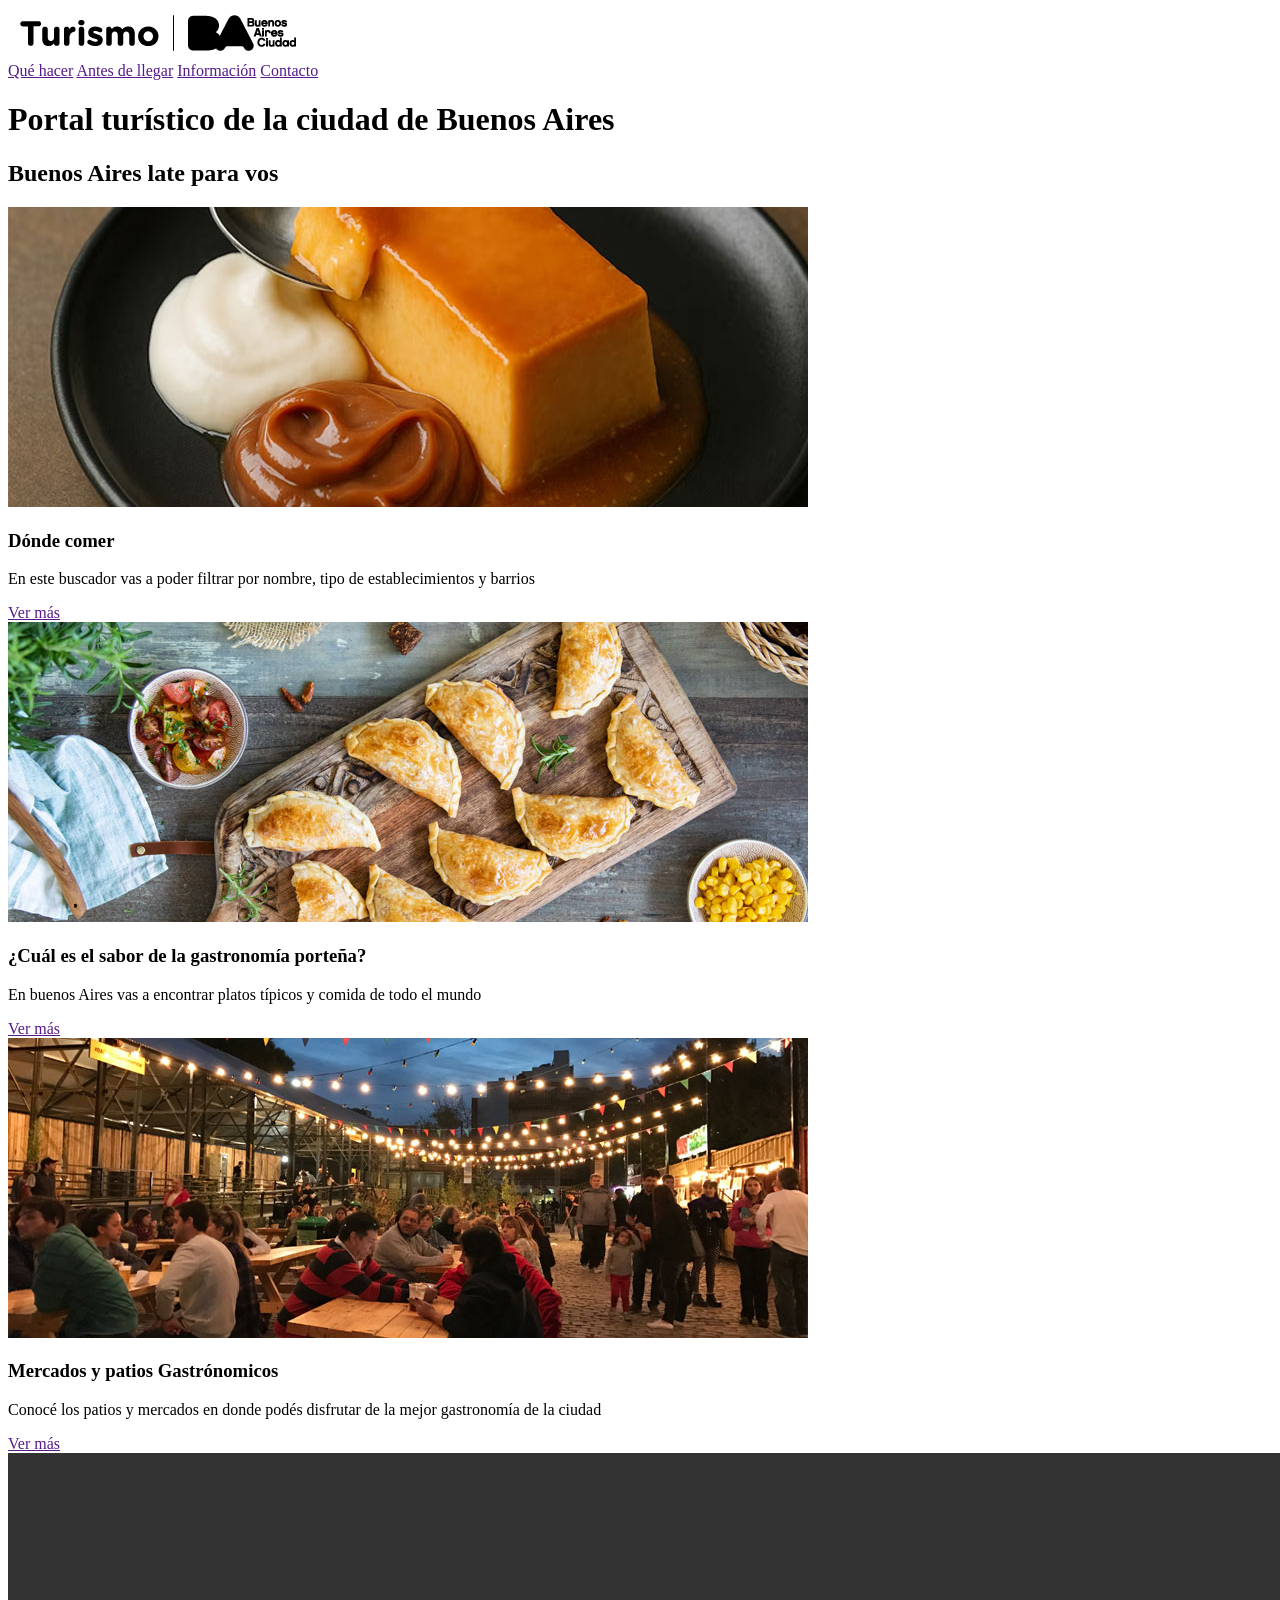
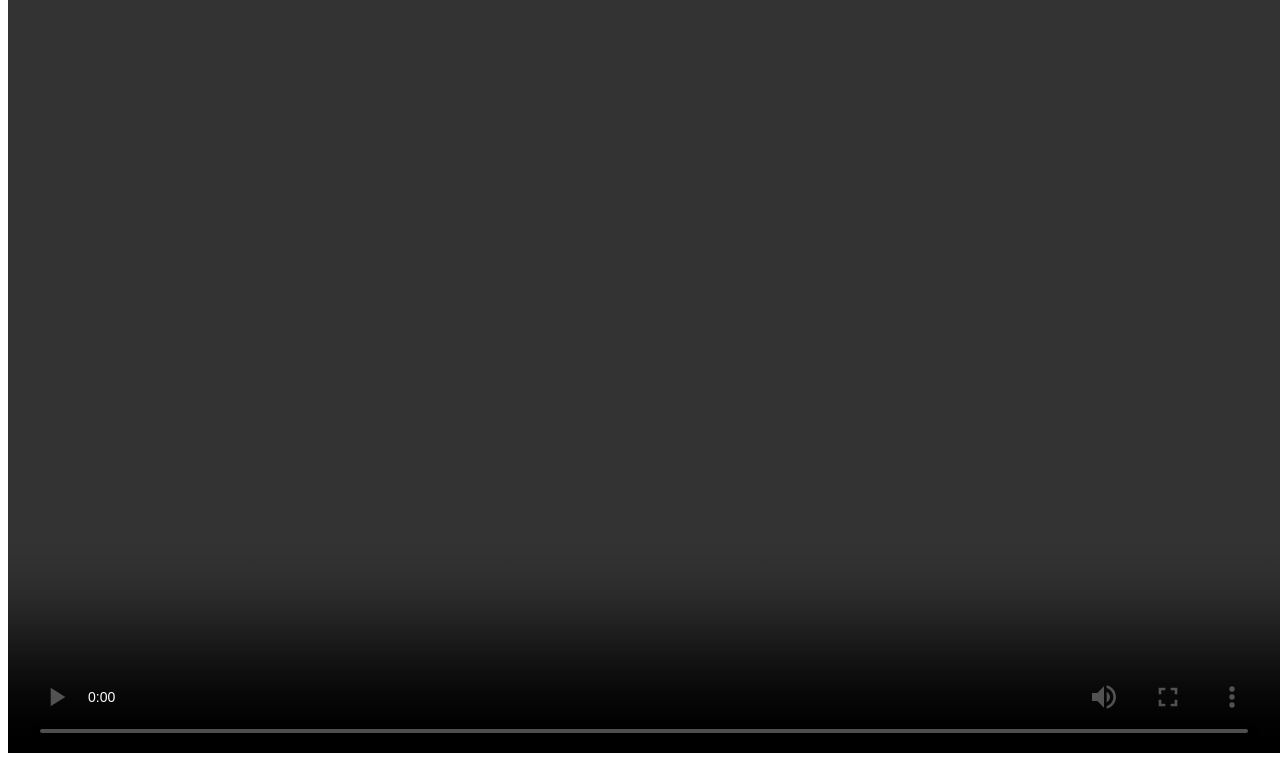
<file: ejercicio-1/index.html>
<!DOCTYPE html>
<html lang="es">
<head>
    <meta charset="UTF-8">
    <meta name="viewport" content="width=device-width, initial=1.0">
    <title>Turimos Buenos Aires Ciudad - Sitio oficial de Información</title>

    <meta name="description" content="Descubrí qué hacer en Buenos Aires. Información útil antes de llegar,
    guias de alojamiento, atractivos túristicos, agenda cultural y mapas de ciudad">

    <meta name="robots" content="index, follow">
</head>

<body>
    <!-- Cabecera -->
    <header role="heading">

        <a href="/index.html" rel="home" aria-label="Ir a la página de inicio de 
        Turismo Buenos Aires Ciudad">
            <img src="assets/arrobaturismo-bac-300x150-negro.png" alt="Logotipo oficial de Turimos Buenos Aires Ciudad">
        </a>

        <!-- Navegador -->
         <nav>
            <a href="">Qué hacer</a>
            <a href="">Antes de llegar</a>
            <a href="">Información</a>
            <a href="">Contacto</a>
         </nav>

    </header>
    <!-- Contenido Central-->
    <main role="main">

        <!-- titulo principal-->
        <h1> Portal turístico de la ciudad de Buenos Aires</h1>

         <!-- principales -->

        <section>
            <h2> Buenos Aires late para vos </h2>
            <div>

                <article>
                    <img src="assets/flan-de-leche.jpg" alt="Flan con dulce de leche">
                    <h3> Dónde comer</h3>
                    <p> En este buscador vas a poder filtrar por nombre, tipo de establecimientos y barrios</p>
                    <a href="" aria-label="Ver más información sobre dónde comer en la ciudad"> Ver más</a>
                </article>

                <article>
                    <img src="assets/empanadas-argentinas.jpg" alt="Empanadas horneadas">
                    <h3>¿Cuál es el sabor de la gastronomía porteña? </h3>
                    <p> En buenos Aires vas a encontrar platos típicos y comida de todo el mundo</p>
                    <a href="" aria-label="Ver más información sobre dónde comer en la ciudad">Ver más</a>
                </article>

                <article>
                    <img src="assets/patio-de-comidas.jpg" alt="Patio de comida los lecheros en caballito">
                    <h3> Mercados y patios Gastrónomicos</h3>
                    <p> Conocé los patios y mercados en donde podés disfrutar de la mejor gastronomía de la ciudad</p>
                    <a href="" aria-label="">Ver más</a>
                </article>
                    
            </div>

        </section>

        <!-- contenido multimedia -->
        <section>
            <video controls loop width="1600" height="900">
                <source src="assets/Buenos Aires, abierto todo el año..mp4" type="video/mp4">
                
            </video>
        </section>

    </main>
</body>




</html>
</file>
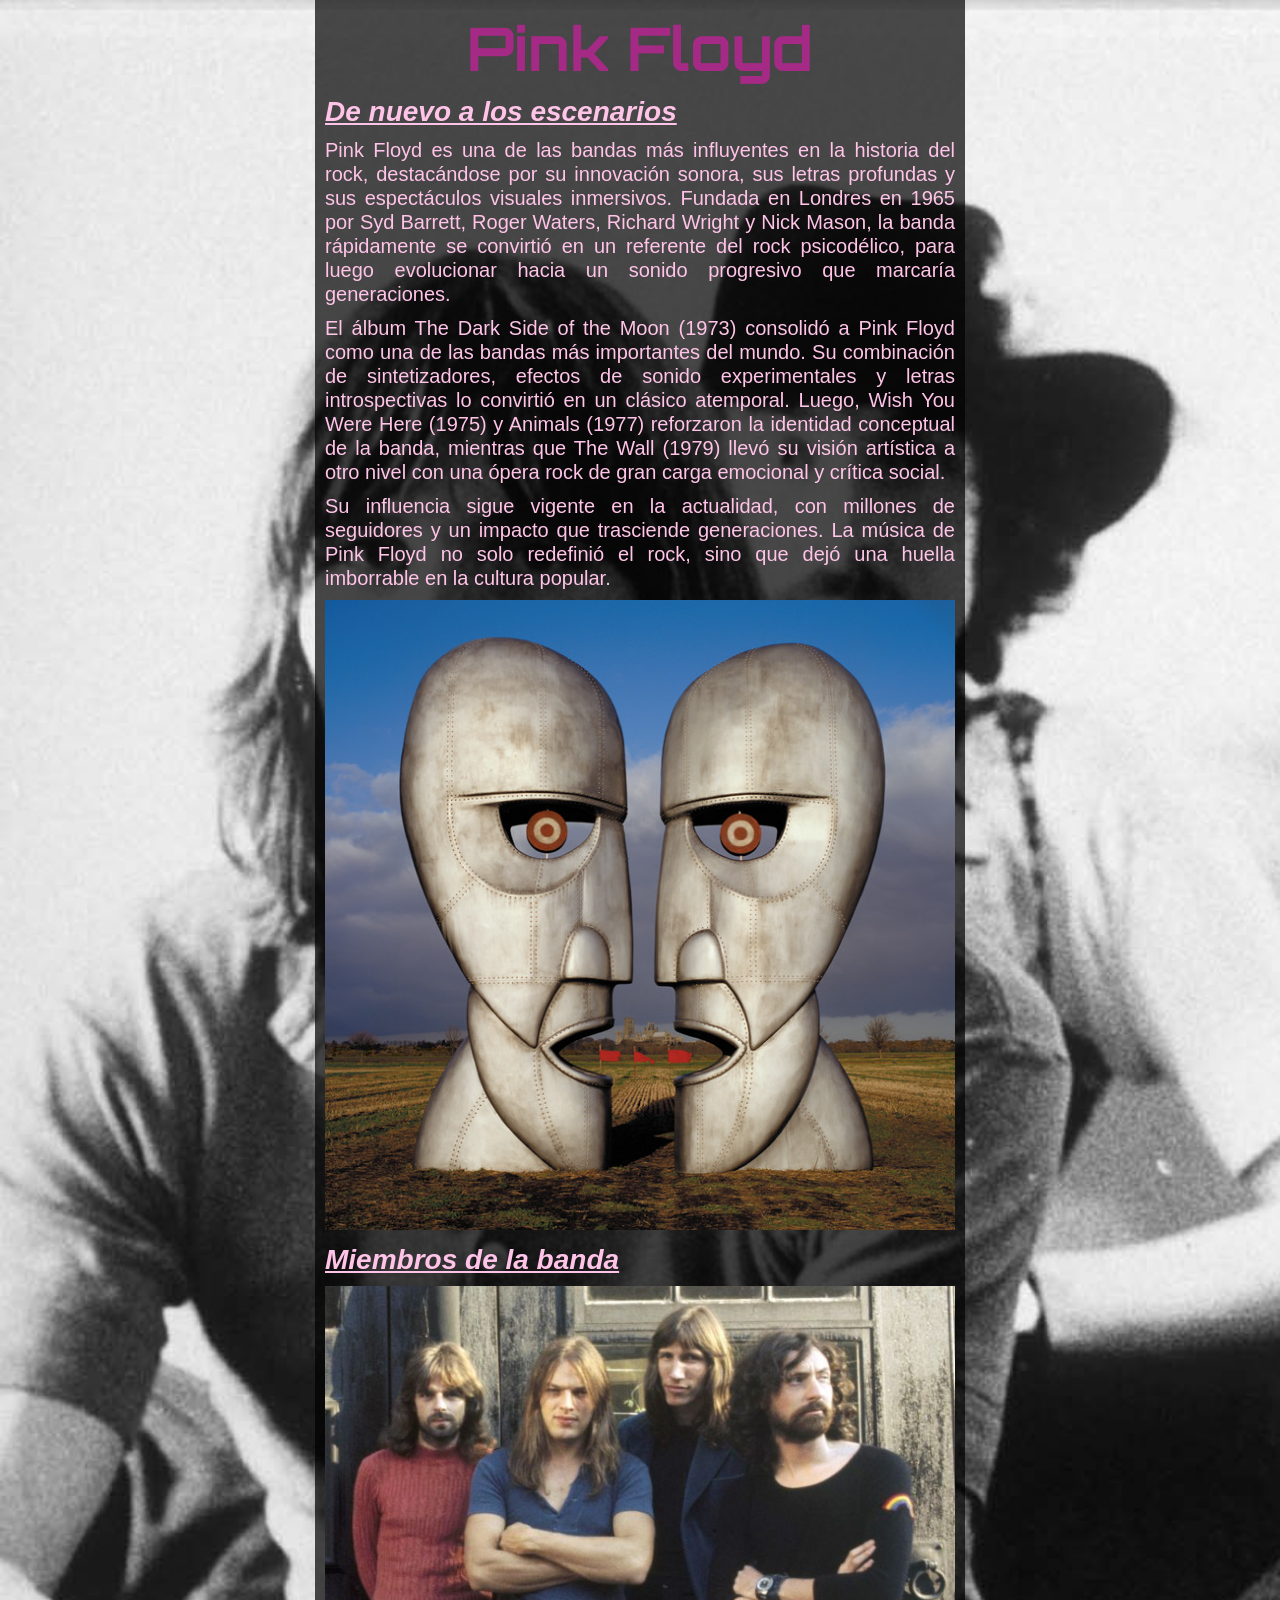
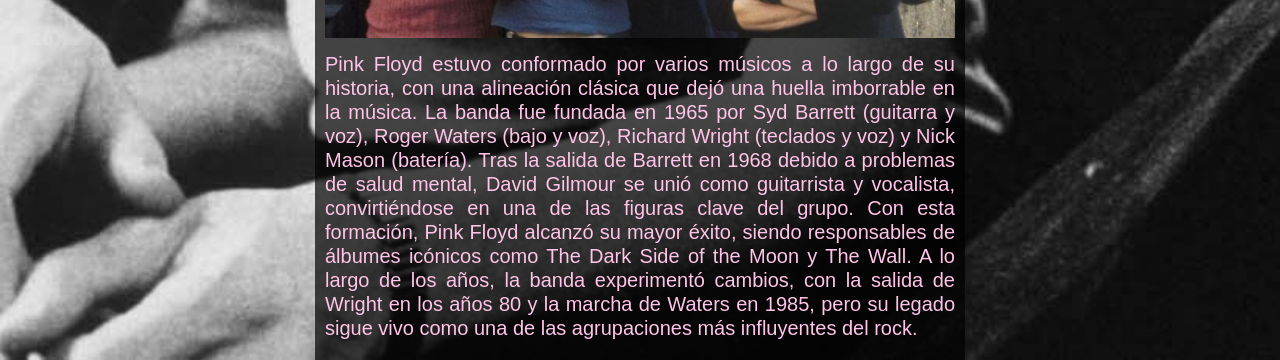
<file: ejercicio-2/index.html>
<!DOCTYPE html>
    <html lang="es">
        <head>
            <meta charset="UTF-8">
            <meta name="viewport" content="width=device-width, initial=1.0">
            <title>Pink Floyd</title>
            <meta name="description" content="Descubre más sobre la banda Pink Floy">
            <meta name="robots" content="index, follow">

            <!--Enlace html a css-->
            <link rel="stylesheet" href="style.css">
            <!--Enlazar fuente-->
            <link rel="preconnect" href="https://fonts.googleapis.com">
            <link rel="preconnect" href="https://fonts.gstatic.com" crossorigin>
            <link href="https://fonts.googleapis.com/css2?family=Orbitron:wght@400..900&display=swap" rel="stylesheet">
        </head>

        <body>
            <main role="main">
            <h1>Pink Floyd</h1>

            <h2>De nuevo a los escenarios</h2>

            <p class="parrafo-pink"> Pink Floyd es una de las bandas más influyentes en la historia del rock, destacándose por su innovación sonora, sus letras 
                profundas y sus espectáculos visuales inmersivos. Fundada en Londres en 1965 por Syd Barrett, Roger Waters, Richard Wright 
                y Nick Mason, la banda rápidamente se convirtió en un referente del rock psicodélico, para luego evolucionar hacia un sonido
                progresivo que marcaría generaciones.</p>

            <p class="parrafo-pink">El álbum The Dark Side of the Moon (1973) consolidó a Pink Floyd como una de las bandas más importantes del mundo. Su 
                combinación de sintetizadores, efectos de sonido experimentales y letras introspectivas lo convirtió en un clásico atemporal. 
                Luego, Wish You Were Here (1975) y Animals (1977) reforzaron la identidad conceptual de la banda, mientras que The Wall (1979) 
                llevó su visión artística a otro nivel con una ópera rock de gran carga emocional y crítica social.</p>

            <p class="parrafo-pink">Su influencia sigue vigente en la actualidad, con millones de seguidores y un impacto que trasciende generaciones. La música de 
                Pink Floyd no solo redefinió el rock, sino que dejó una huella imborrable en la cultura popular.</p>

            <img src="Assets/PinkFloyd.jpg" alt="Fotografía de portada del Dividition Bell, donde dos rostros de metal se miran fijamente">

            <h2>Miembros de la banda</h2>
            <img src="Assets/pink_floyd_band.jpg" alt="Fotografía de los miembros de la banda">
            <p class="parrafo-pink" >Pink Floyd estuvo conformado por varios músicos a lo largo de su historia, con una alineación clásica que dejó una huella imborrable en la música. La banda fue fundada en 1965 por Syd Barrett (guitarra y voz), Roger Waters (bajo y voz), Richard Wright (teclados y voz) y Nick Mason (batería). Tras la salida de Barrett en 1968 debido a problemas de salud mental, David Gilmour se unió como guitarrista y vocalista, convirtiéndose en una de las figuras clave del grupo. Con esta formación, Pink Floyd alcanzó su mayor éxito, siendo responsables de álbumes icónicos como The Dark Side of the Moon y The Wall. A lo largo de los años, la banda experimentó cambios, con la salida de Wright en los años 80 y la marcha de Waters en 1985, pero su legado sigue vivo como una de las agrupaciones más influyentes del rock.</p>

            </main>
        </body>
</html>
</file>
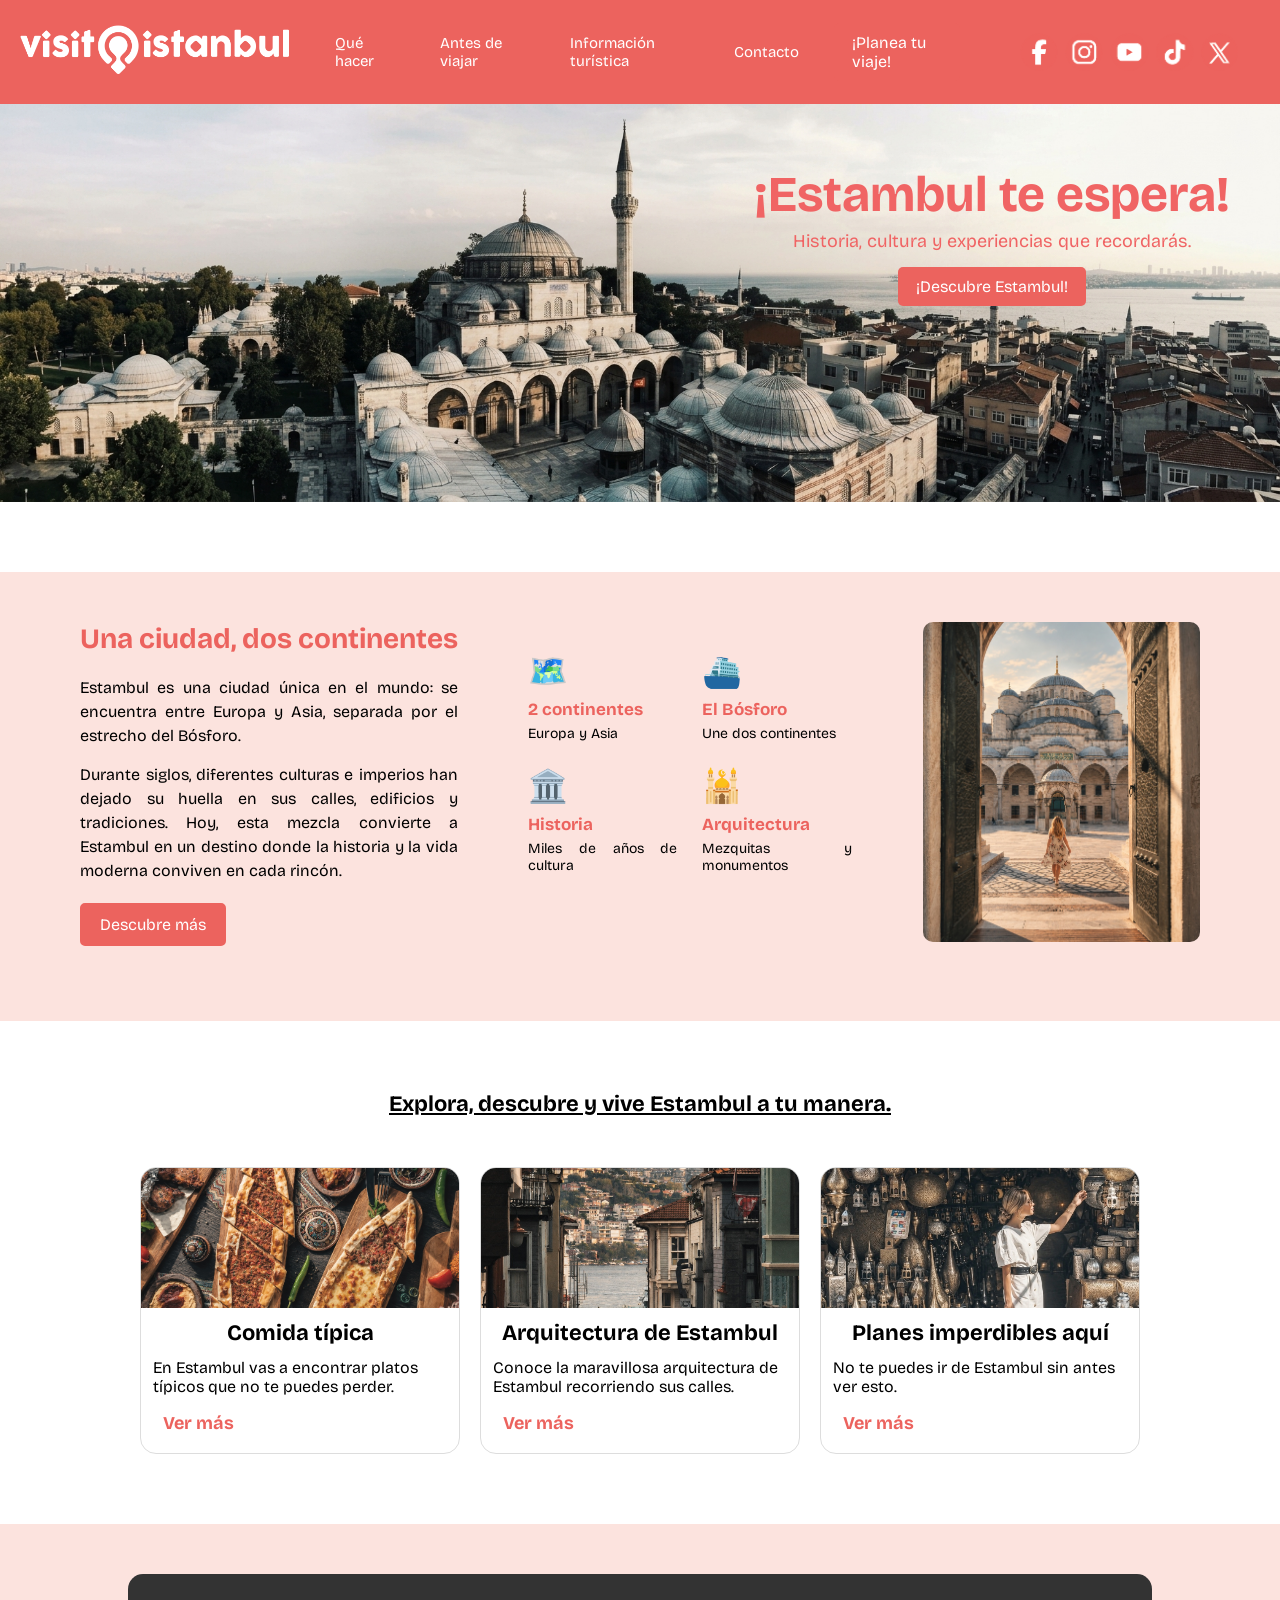
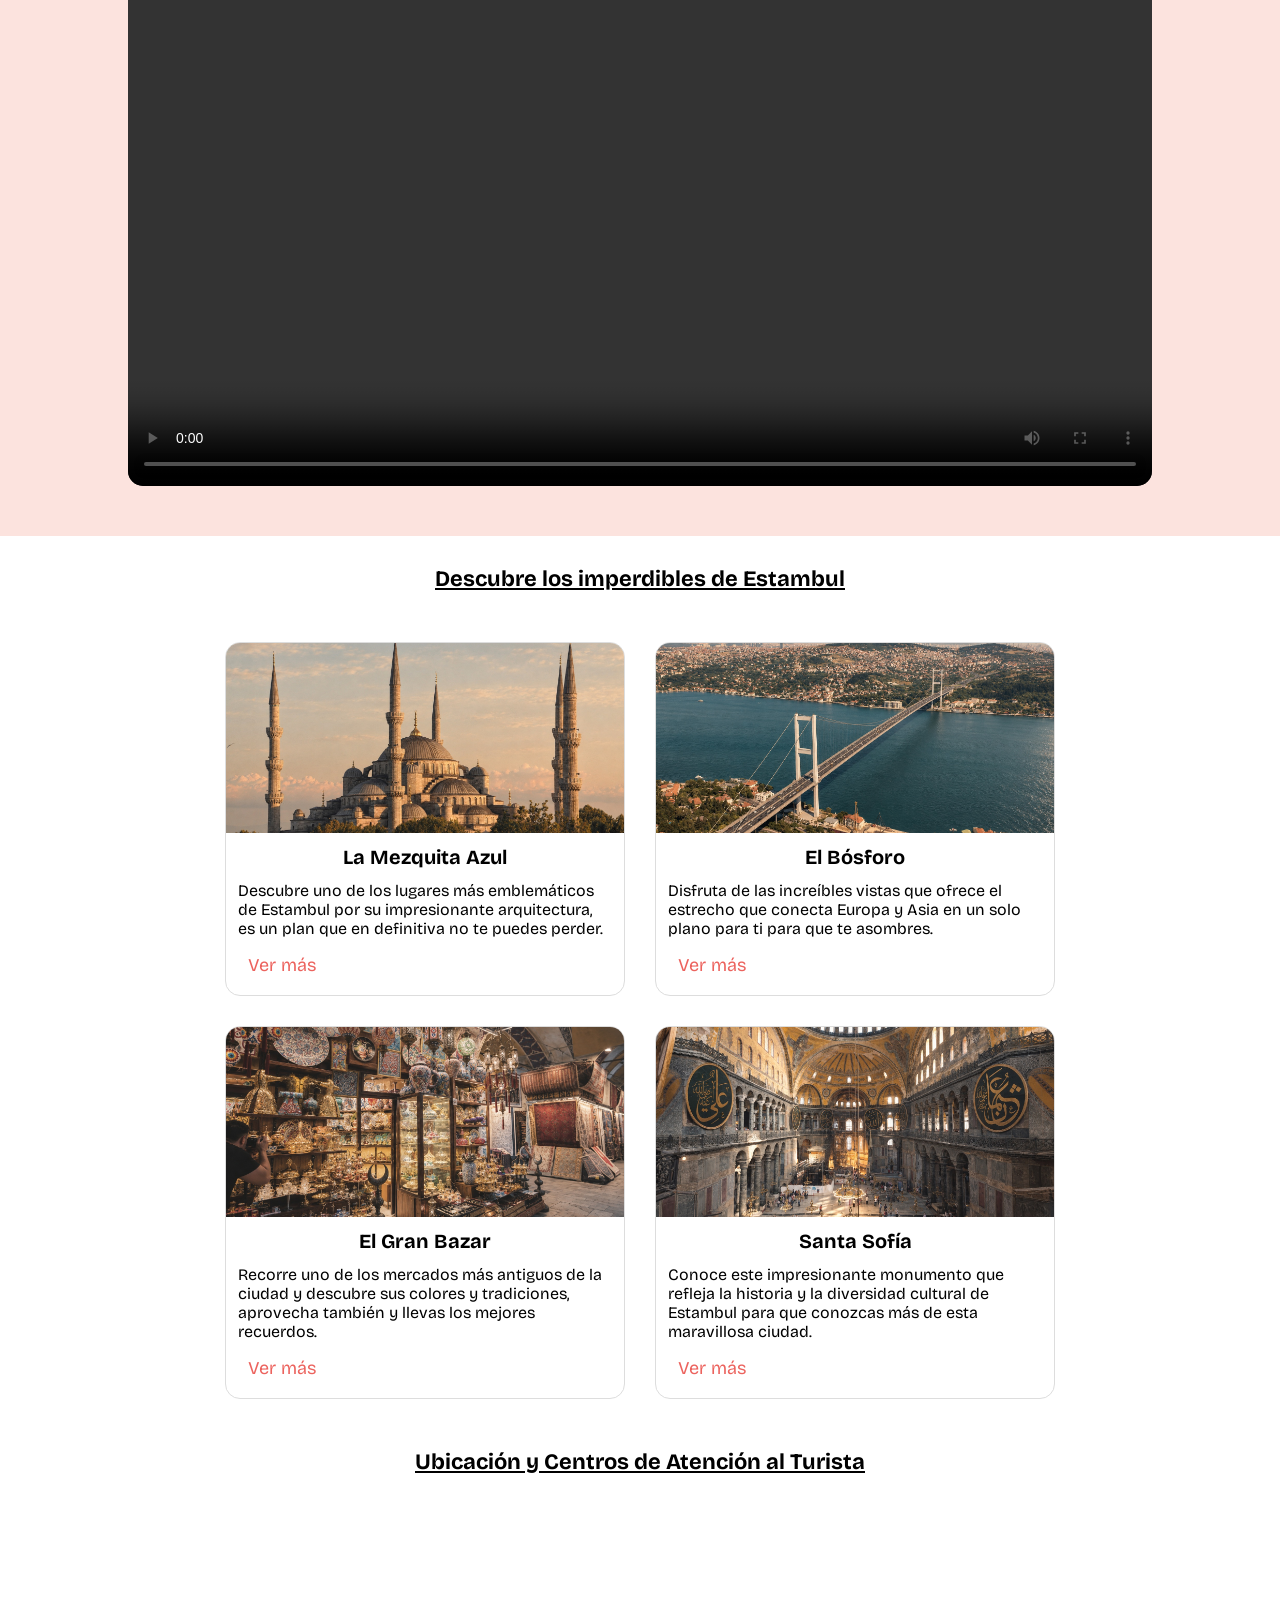
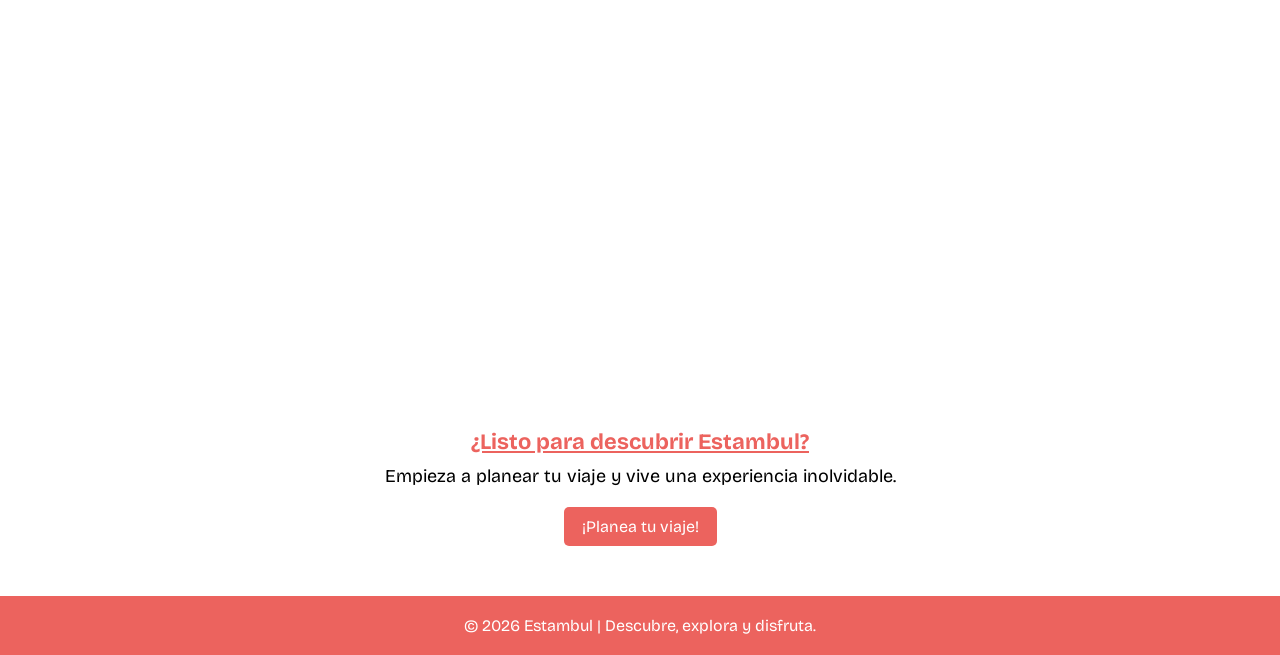
<file: tarea-02/index.html>
<!DOCTYPE html>
    <html lang="es">
        <head>
            <meta charset="UTF-8">
            <meta name="viewport" content="width=device-width, initial-scale=1.0">
            <title>Visita Estambul — Sitio oficial de turismo</title>
        
            <meta name="description" content="Descubrí qué hacer en Estambul. Información útil antes de llegar, 
            guías de alojamiento, atractivos turísticos, gastronomía, agenda cultural y mapas de la ciudad">
          
            <meta name="robots" content="index,follow">
            <!--css-->
            <link rel="stylesheet" href="style.css">
            <!--Tipografias-->
            <link rel="preconnect" href="https://fonts.googleapis.com">
            <link rel="preconnect" href="https://fonts.gstatic.com" crossorigin>
            <link href="https://fonts.googleapis.com/css2?family=Bricolage+Grotesque:opsz,wght@12..96,200..800&display=swap" rel="stylesheet">
        </head>

        <body>
            <!--Cabecera-->
            <header id="cabecera-principal" role="heading">

                <a href="/index.html" rel="home" aria-label="Ir a la página de inicio de Descubre Estambul — 
                Sitio oficial de turismo">
                    <img class="logo" src="assets/logo.png" alt="logo">
                </a>

            <!--Navegador-->

                <nav>

                <a href="" class="boton-principal">Qué hacer</a>
                <a href="" class="boton-principal">Antes de viajar</a>
                <a href="" class="boton-principal">Información turística</a>
                <a href="" class="boton-principal">Contacto</a>
                <a href="" class="boton-viaje">¡Planea tu viaje!</a>
                
                </nav>

                <img class="iconos-redes" src="assets/iconos-redes.png" alt="">

            </header>

            <!--Contenido central-->
            <main role="main">

                <!--Titulo principal-->
                <h1 class="texto-oculto"> Portal Visita Estambul </h1>
                
                <!--banner-->
                <section class="banner">
                    <img src="assets/banner.jpg" alt="Vista de Estambul">

                    <div class="texto-banner">
                    <h1>¡Estambul te espera!</h1>
                    <p>Historia, cultura y experiencias que recordarás.</p>
                    <a href="" class="boton-banner">¡Descubre Estambul!</a>
                    </div>
                </section>

                <!-- Intro -->
                <section class="ciudad-continentes">

                    <div class="texto-ciudad">
                    <h2>Una ciudad, dos continentes</h2>

                    <p> Estambul es una ciudad única en el mundo: se encuentra entre Europa y Asia, separada por el estrecho del Bósforo. </p>

                    <p> Durante siglos, diferentes culturas e imperios han dejado su huella en sus calles, edificios y tradiciones. Hoy, esta mezcla convierte a Estambul en un destino donde la historia y la vida moderna conviven en cada rincón. </p>
                    <a href="" class="boton-ciudad">Descubre más</a>
                    
                    </div>
                    <div class="datos-estambul">

                    <div class="dato-estambul">
                    <span>🗺️</span>
                    <h3>2 continentes</h3>
                    <p>Europa y Asia</p>
                    </div>

                    <div class="dato-estambul">
                    <span>⛴️</span>
                    <h3>El Bósforo</h3>
                    <p>Une dos continentes</p>
                    </div>

                    <div class="dato-estambul">
                    <span>🏛️</span>
                    <h3>Historia</h3>
                    <p>Miles de años de cultura</p>
                    </div>

                    <div class="dato-estambul">
                    <span>🕌</span>
                    <h3>Arquitectura</h3>
                    <p>Mezquitas y monumentos</p>
                    </div>

                    </div>

                    <div class="imagen-ciudad">
                    <img src="assets/intro.jpg" alt="Mujer turista en estambul">
                    </div>

                </section>

                <!--Principales-->

                <section>
                    <h2 class="titulo-secundario"> Explora, descubre y vive Estambul a tu manera. </h2>
                    
                    <div>
                        <section class="contenedor-articulos">
                        <article role="article" class="articulo-index">
                           <img src="assets/comida.jpg" alt="Comida tipica de Estambul">
                           <h3>Comida típica</h3> 
                           <p>En Estambul vas a encontrar platos típicos que no te puedes perder. </p>
                            <a href="" class="boton-ver-mas" aria-label="Ver más información sobre dónde comer en la ciudad"> Ver más</a>
                        </article>
                    
                        <article role="article" class="articulo-index">
                           <img src="assets/arquitectura.jpg" alt="Arquitectura de Estambul">
                           <h3>Arquitectura de Estambul</h3> 
                           <p>Conoce la maravillosa arquitectura de Estambul recorriendo sus calles. </p>
                            <a href="" class="boton-ver-mas" aria-label="Ver más información sobre Arquitectura en Estambul"> Ver más</a>
                        </article>

                        <article role="article" class="articulo-index">
                           <img src="assets/planes.jpg" alt="Planes en Estambul que no puedes perder">
                           <h3>Planes imperdibles aquí</h3> 
                           <p>No te puedes ir de Estambul sin antes ver esto. </p>
                            <a href="" class="boton-ver-mas" aria-label="Ver más información sobre planes en Estambul"> Ver más</a>
                        </article>
                        </section>

                    </div>
                </section>

                 <!-- contenido multimedia -->
                    <section class="seccion-video">
                        <video controls loop width="1600" height="900">
                        <source src="assets/Video-Estambul-comprimido.mp4" type="video/mp4">
                
                        </video>
                    </section>

                <section>
                    <h2 class="titulo-secundario">Descubre los imperdibles de Estambul</h2>

                    <div class="contenedor-articulos-imperdibles">

                        <!-- Tarjeta Destacada 1 -->
                        <article role="article" class="articulo-imperdibles">
                        <img src="assets/La Mezquita Azul.jpg" alt="Mezquita Azul de Estambul">
                        <h3>La Mezquita Azul</h3>
                        <p>Descubre uno de los lugares más emblemáticos de Estambul por su impresionante arquitectura, es un plan que en definitiva no te puedes perder.</p>
                        <a href="" class="boton-ver-mas" aria-label="Ver más sobre la Mezquita Azul">Ver más</a>
                        </article>

                        <!-- Tarjeta Destacada 2 -->
                        <article role="article" class="articulo-imperdibles">
                        <img src="assets/El Bósforo.jpg" alt="Vista del estrecho del Bósforo en Estambul">
                        <h3>El Bósforo</h3>
                        <p>Disfruta de las increíbles vistas que ofrece el estrecho que conecta Europa y Asia en un solo plano para ti para que te asombres.</p>
                        <a href="" class="boton-ver-mas" aria-label="Ver más sobre el Bósforo">Ver más</a>
                        </article>

                        <!-- Tarjeta Destacada 3 -->
                        <article role="article" class="articulo-imperdibles">
                        <img src="assets/El Gran Bazar.jpg" alt="Interior del Gran Bazar de Estambul">
                        <h3>El Gran Bazar</h3>
                        <p>Recorre uno de los mercados más antiguos de la ciudad y descubre sus colores y tradiciones, aprovecha también y llevas los mejores recuerdos.</p>
                        <a href="" class="boton-ver-mas" aria-label="Ver más sobre el Gran Bazar">Ver más</a>
                        </article>

                        <!-- Tarjeta Destacada 4 -->
                        <article role="article" class="articulo-imperdibles">
                        <img src="assets/Santa Sofía.jpg" alt="Interior de Santa Sofía en Estambul">
                        <h3>Santa Sofía</h3>
                        <p>Conoce este impresionante monumento que refleja la historia y la diversidad cultural de Estambul para que conozcas más de esta maravillosa ciudad.</p>
                        <a href="" class="boton-ver-mas" aria-label="Ver más sobre Santa Sofía">Ver más</a>
                        </article>
                    </div>
                </section>

                <!-- Ubicación Geográfica -->
                    <section aria-labelledby="titulo-mapa">

                        <h2 id="titulo-mapa">Ubicación y Centros de Atención al Turista</h2>

                        <div class="map-container">

                        <iframe src="https://www.google.com/maps?q=Istanbul%2C%20Turkey&output=embed"
                        width="100%" 
                        height="450"
                        style="border:0;" 
                        allowfullscreen="" 
                        loading="lazy"
                        referrerpolicy="no-referrer-when-downgrade"
                        title="Mapa interactivo de Estambul, Turquía">
                        </iframe>

                        </div>

                    </section>


                <section class="cierre">
                    <h2 class="titulo-secundario">¿Listo para descubrir Estambul?</h2>
                    <p class="parrafo">Empieza a planear tu viaje y vive una experiencia inolvidable.</p>
                    <a href="#" class="boton-viaje">¡Planea tu viaje!</a>
                 </section>

                     <footer>
                     <p>© 2026 Estambul | Descubre, explora y disfruta.</p>
                    </footer>

            </main>

        </body>
    </html>
</file>
<file: ejercicio-2/style.css>
*{
    /*margenes*/
    margin: 0;
    /*relleno (margen interna)*/
    padding: 0;
    /*relleno (margen interna)*/
    box-sizing: border-box;
}

/*asignar un estilo a los contenidos*/

body{
    background: url(Assets/imagen-back.jpg) 0 0 no-repeat;
    background-size: cover;
}

main{
    /*fondo*/
    width: 100%;
    max-width: 650px;
    margin: 0 auto 0 auto;
    background-color: rgba(0, 0, 0, 0.7);
    padding: 10px 10px;
}

/*estilos titulos*/
h1{
    color: rgb(165, 42, 134);
    font-size: 60px;
    font-family: "Orbitron", sans-serif;
    font-optical-sizing: auto;
    font-weight: weight;
    font-style:normal;
    text-align: center;
}

h2{
    color: rgb(255, 196, 232);
    font-size: 28px;
    font-family: 'Gill Sans', 'Gill Sans MT', Calibri, 'Trebuchet MS', sans-serif;
    font-style: italic;
    text-decoration: underline;
    /*margenes*/
    margin: 10px 0;
}

/*estilo de parrafos*/
.parrafo-pink {
    color: rgb(255, 196, 232);
    font-size: 20px;
    font-family: 'Gill Sans', 'Gill Sans MT', Calibri, 'Trebuchet MS', sans-serif;
    line-height: 24px;
    text-align: justify;
    margin: 10px 0;
}

/*imagenes*/
img{
    width: 100%;

}
</file>
<file: tarea-02/style.css>
* {
    margin: 0;
    padding: 0;
    box-sizing: border-box;
}

:root {
    --color-principal: #ec635e;
    --color-principal-complementario: #f6b0ac;
    --color-principal-complementario-2: #fce3de;
    --color-acento: #7dafdf;
    --color-texto: #1b1b1b;
    --color-texto-1: #ffffff;
}

/* imagen*/
img{
    width: 100%;
}

/* Tipografías*/
.texto-oculto{
    display: none;
}

.titulo-principal {
    font-family: "Bricolage Grotesque", sans-serif;
    font-size: 30px;
    display: flex;
    justify-content: center;
}

.titulo-secundario {
    font-family: "Bricolage Grotesque", sans-serif;
    font-size: 22px;
    text-align: center;
    margin-top: 30px;
    margin-bottom: 50px;
    text-decoration: underline;
}

.parrafo{
    font-family: "Bricolage Grotesque", sans-serif;
    font-size: 18px;
    text-align: center;
}
/*Cabecera*/
#cabecera-principal {
    padding: 20px;
    display: flex;
    align-items: center;
    position: relative;
    background-color: #ec635e;
}

/*Menú*/
.boton-principal{
    /*fuente*/
    font-family: "Bricolage Grotesque", sans-serif;
    color: var(--color-texto-1);
    font-size: 15px;
    /*quito la linea inferior*/
    text-decoration: none;
    /*asigno cuerpo por medio del relleno*/
    padding: 8px 15px;
    /*animo el paso del mouse*/
    transition: all linear 0.2s;
    /*rodondear los bordes*/
    border-radius: 3px;
}

.boton-principal:hover{
    color: rgb(255, 255, 255);
    background-color: var(--color-principal-complementario);
}

.boton-viaje {
    background-color: var(--color-principal-complementario-2);
    color: var(--color-principal);
    padding: 10px 15px;
    text-decoration: none;
    font-family: "Bricolage Grotesque", sans-serif;
     transition: all linear 0.2s;
    /*rodondear los bordes*/
    border-radius: 3px;
}

.boton-viaje:hover{
    color: var(--color-principal-complementario-2);
    background-color: #7dafdf;
}

/* Logo */
#cabecera-principal img {
    width: 270px;
    height: auto;
}

#cabecera-principal nav {
    position: absolute;
    left: 50%;
    transform: translateX(-50%);
    display: flex;
    align-items: center;
    gap: 20px;
}

.iconos-redes {
    width: 140px;
    height: auto;
    margin-left: auto;
}

/* Banner */
.banner {
    position: relative;
    width: 100%;
}

.banner img {
    width: 100%;
    display: block;
}

.texto-banner {
    position: absolute;
    top: 60px;
    right: 50px;
    text-align: center;
    font-family: "Bricolage Grotesque", sans-serif;
}

.texto-banner h1 {
    color: #f06464;
    font-size: 50px;
    margin: 0;
}

.texto-banner p {
    color: #f06464;
    font-size: 18px;
    margin-top: 5px;
}

.boton-banner {
    display: inline-block;
    margin-top: 15px;
    padding: 10px 18px;
    background-color: var(--color-principal);
    color: white;
    text-decoration: none;
    font-family: "Bricolage Grotesque", sans-serif;
    border-radius: 5px;
    transition: all linear 0.2s;
}
    
.boton-banner:hover {
    background-color:#7dafdf
}

/* Una ciudad, dos continentes */

.ciudad-continentes {
    width: 100%;
    margin: 70px 0;
    display: flex;
    align-items: flex-start;
    gap: 70px;
    padding: 50px 80px;
    background-color: var(--color-principal-complementario-2);
}

.texto-ciudad {
    width: 50%;
    font-family: "Bricolage Grotesque", sans-serif;
}

.texto-ciudad h2 {
    font-size: 28px;
    color: var(--color-principal);
    margin-bottom: 20px;
    white-space: nowrap;
}

.texto-ciudad p {
    font-size: 16px;
    line-height: 1.5;
    margin-bottom: 15px;
    text-align: justify;
}

.imagen-ciudad {
    width: 50%;
}

.imagen-ciudad img {
    width: 100%;
    height: 320px;
    object-fit: cover;
    border-radius: 10px;
}

.datos-estambul {
    display: flex;
    flex-wrap: wrap;
    gap: 25px;
    margin-top: 30px;
}

.dato-estambul {
    width: calc(50% - 13px);
    text-align: center;
    font-family: "Bricolage Grotesque", sans-serif;
    text-align: justify;
}

.dato-estambul span {
    font-size: 32px;
}

.dato-estambul h3 {
    font-size: 17px;
    color: var(--color-principal);
    margin-top: 8px;
    margin-bottom: 5px;
}

.dato-estambul p {
    font-size: 14px;
    margin: 0;
}

.boton-ciudad {
    display: inline-block;
    margin-top: 5px;
    margin-bottom: 25px;
    padding: 10px 18px;
    background-color: var(--color-principal);
    color: white;
    text-decoration: none;
    font-family: "Bricolage Grotesque", sans-serif;
    border: 2px solid var(--color-principal);
    border-radius: 5px;
    transition: all linear 0.2s;
}

.boton-ciudad:hover {
    background-color: transparent;
    color: var(--color-principal);
}
/* articulos */
.contenedor-articulos {
    display: flex;
    gap: 20px;
    justify-content: center;
}

.articulo-index {
    width: 320px;
    border: 1px solid #ddd;
    border-radius: 16px;
    overflow: hidden;
    background-color: white;
    font-family: "Bricolage Grotesque", sans-serif;
}

.articulo-index img {
    width: 100%;
    height: 140px;
    object-fit: cover;
    display: block;
}

.articulo-index h3 {
    margin: 12px;
    font-size: 22px;
    text-align: center;
}

.articulo-index p {
    font-size: 16px;
    margin: 0 12px 12px;
}


.articulo-index a {
    display: block;
    margin: 0 12px 15px;
    color: #f06464;
    text-decoration: none;
    font-weight: bold;
}

.articulo-index .boton-ver-mas {
    display: inline-block;
    width: auto;
    font-family: "Bricolage Grotesque", sans-serif;
    color: var(--color-principal);
    font-size: 18px;
    text-decoration: none;
    padding: 4px 10px;
    transition: all linear 0.2s;
    border-radius: 3px;
}

.articulo-index .boton-ver-mas:hover {
    color: white;
    background-color: var(--color-acento);
}

/* Video */

.seccion-video {
    width: 100%;
    margin-top: 70px;
    padding: 50px 0;
    display: flex;
    justify-content: center;
    background-color: var(--color-principal-complementario-2);
}

.seccion-video video {
    width: 80%;
    max-width: 1200px;
    height: auto;
    border-radius: 15px;
}

/* Destacados imperdibles */

.contenedor-articulos-imperdibles {
    display: flex;
    gap: 30px;
    justify-content: center;
    flex-wrap: wrap;
    width: 1100px;
    margin: 0 auto;
}

.articulo-imperdibles {
    width: 400px;
    border: 1px solid #ddd;
    border-radius: 15px;
    overflow: hidden;
    background-color: white;
    font-family: "Bricolage Grotesque", sans-serif;
}

.articulo-imperdibles img {
    width: 100%;
    height: 190px;
    object-fit: cover;
    display: block;
}

.articulo-imperdibles h3 {
    margin: 12px;
    font-size: 20px;
    text-align: center;
}

.articulo-imperdibles p {
    font-size: 16px;
    margin: 0 12px 12px;
}

.articulo-imperdibles .boton-ver-mas {
    display: inline-block;
    width: auto;
    margin: 0 12px 15px;
    font-family: "Bricolage Grotesque", sans-serif;
    color: var(--color-principal);
    font-size: 18px;
    text-decoration: none;
    padding: 4px 10px;
    transition: all linear 0.2s;
    border-radius: 3px;
}

.articulo-imperdibles .boton-ver-mas:hover {
    color: white;
    background-color: var(--color-acento);
}

/* Mapa */

#titulo-mapa {
    font-family: "Bricolage Grotesque", sans-serif;
    font-size: 22px;
    text-align: center;
    margin-top: 50px;
    margin-bottom: 30px;
    text-decoration: underline;
}

.map-container {
    width: 80%;
    margin: 0 auto;
}

.map-container iframe {
    width: 100%;
    border-radius: 15px;
}

/* cierre */
.cierre {
    text-align: center;
    margin-top: 70px;
    margin-bottom: 50px;
}

.cierre h2 {
    color: var(--color-principal);
    margin-bottom: 10px;
}

.cierre p {
    margin-bottom: 20px;
}

.boton-viaje {
    display: inline-block;
    padding: 10px 18px;
    background-color: var(--color-principal);
    color: white;
    text-decoration: none;
    border-radius: 5px;
}

footer {
    font-family: "Bricolage Grotesque", sans-serif;
    text-align: center;
    padding: 20px;
    background-color: var(--color-principal);
    color: white;
}

/*  */

/* RESPONSIVE */

@media only screen and (max-width: 600px){

    /* HEADER */

    #cabecera-principal{
        flex-direction: column;
        align-items: center;
        padding: 20px 10px;
    }

    #cabecera-principal img.logo{
        width: 180px;
    }

    /* MENU */

    #cabecera-principal nav{
        position: static;
        transform: none;
        flex-direction: column;
        width: 100%;
        gap: 5px;
        margin-top: 15px;
    }

    .boton-principal{
        display: block;
        width: 96%;
        margin: 5px 2% 0 2%;
        text-align: center;
        border-bottom: 1px solid var(--color-principal);
        border-radius: 0;
    }

    .boton-viaje{
        display: block;
        width: 96%;
        margin: 5px 2% 0 2%;
        text-align: center;
    }

    /* ICONOS REDES */

    #cabecera-principal .iconos-redes{
        width: 110px;
        margin: 10px 0 0 0;
    }

    /* BANNER */

    .banner img{
        width: 100%;
    }

    .texto-banner{
        position: static;
        padding: 20px 15px;
        text-align: center;
    }

    .texto-banner h1{
        font-size: 30px;
    }

    .texto-banner p{
        font-size: 16px;
    }

    .boton-banner{
        margin-top: 10px;
    }

    /* TITULOS */

    .titulo-principal{
        font-size: 25px;
    }

    .titulo-secundario{
        font-size: 20px;
        margin: 30px 15px 35px 15px;
    }

    /* ARTICULOS PRINCIPALES */

    .contenedor-articulos{
        flex-direction: column;
        align-items: center;
        gap: 20px;
    }

    .articulo-index{
        width: 90%;
    }

    .articulo-index img{
        height: 180px;
    }

    .articulo-index h3{
        font-size: 20px;
    }

    .articulo-index p{
        font-size: 16px;
    }

    /* UNA CIUDAD, DOS CONTINENTES */

    .ciudad-continentes{
        width: 100%;
        margin: 40px 0;
        padding: 30px 20px;
        flex-direction: column;
        gap: 30px;
    }

    .texto-ciudad{
        width: 100%;
    }

    .texto-ciudad h2{
        font-size: 25px;
        white-space: normal;
        text-align: center;
    }

    .texto-ciudad p{
        font-size: 16px;
        text-align: justify;
    }

    .boton-ciudad{
        margin-bottom: 20px;
    }

    /* DATOS DE ESTAMBUL */

    .datos-estambul{
        width: 100%;
        display: flex;
        flex-wrap: wrap;
        gap: 25px 10px;
        margin-top: 20px;
    }

    .dato-estambul{
        width: calc(50% - 5px);
        text-align: center;
    }

    .dato-estambul span{
        font-size: 28px;
    }

    .dato-estambul h3{
        font-size: 16px;
    }

    .dato-estambul p{
        font-size: 14px;
        text-align: center;
    }

    /* IMAGEN DE ESTAMBUL */

    .imagen-ciudad{
        width: 100%;
    }

    .imagen-ciudad img{
        height: 220px;
    }

    /* VIDEO */

    .seccion-video{
        margin-top: 40px;
        padding: 30px 0;
    }

    .seccion-video video{
        width: 90%;
    }

    /* IMPERDIBLES */

    .contenedor-articulos-imperdibles{
        width: 100%;
        flex-direction: column;
        align-items: center;
        gap: 20px;
    }

    .articulo-imperdibles{
        width: 90%;
    }

    .articulo-imperdibles img{
        height: 190px;
    }

    .articulo-imperdibles h3{
        font-size: 20px;
    }

    .articulo-imperdibles p{
        font-size: 16px;
    }

    /* MAPA */

    #titulo-mapa{
        font-size: 20px;
        margin: 40px 15px 25px 15px;
    }

    .map-container{
        width: 90%;
    }

    .map-container iframe{
        height: 350px;
    }

    /* CIERRE */

    .cierre{
        margin-top: 50px;
        margin-bottom: 40px;
        padding: 0 15px;
    }

    .cierre h2{
        font-size: 20px;
    }

    .cierre p{
        font-size: 16px;
    }

    /* FOOTER */

    footer{
        padding: 15px;
        font-size: 14px;
    }

}
</file>
